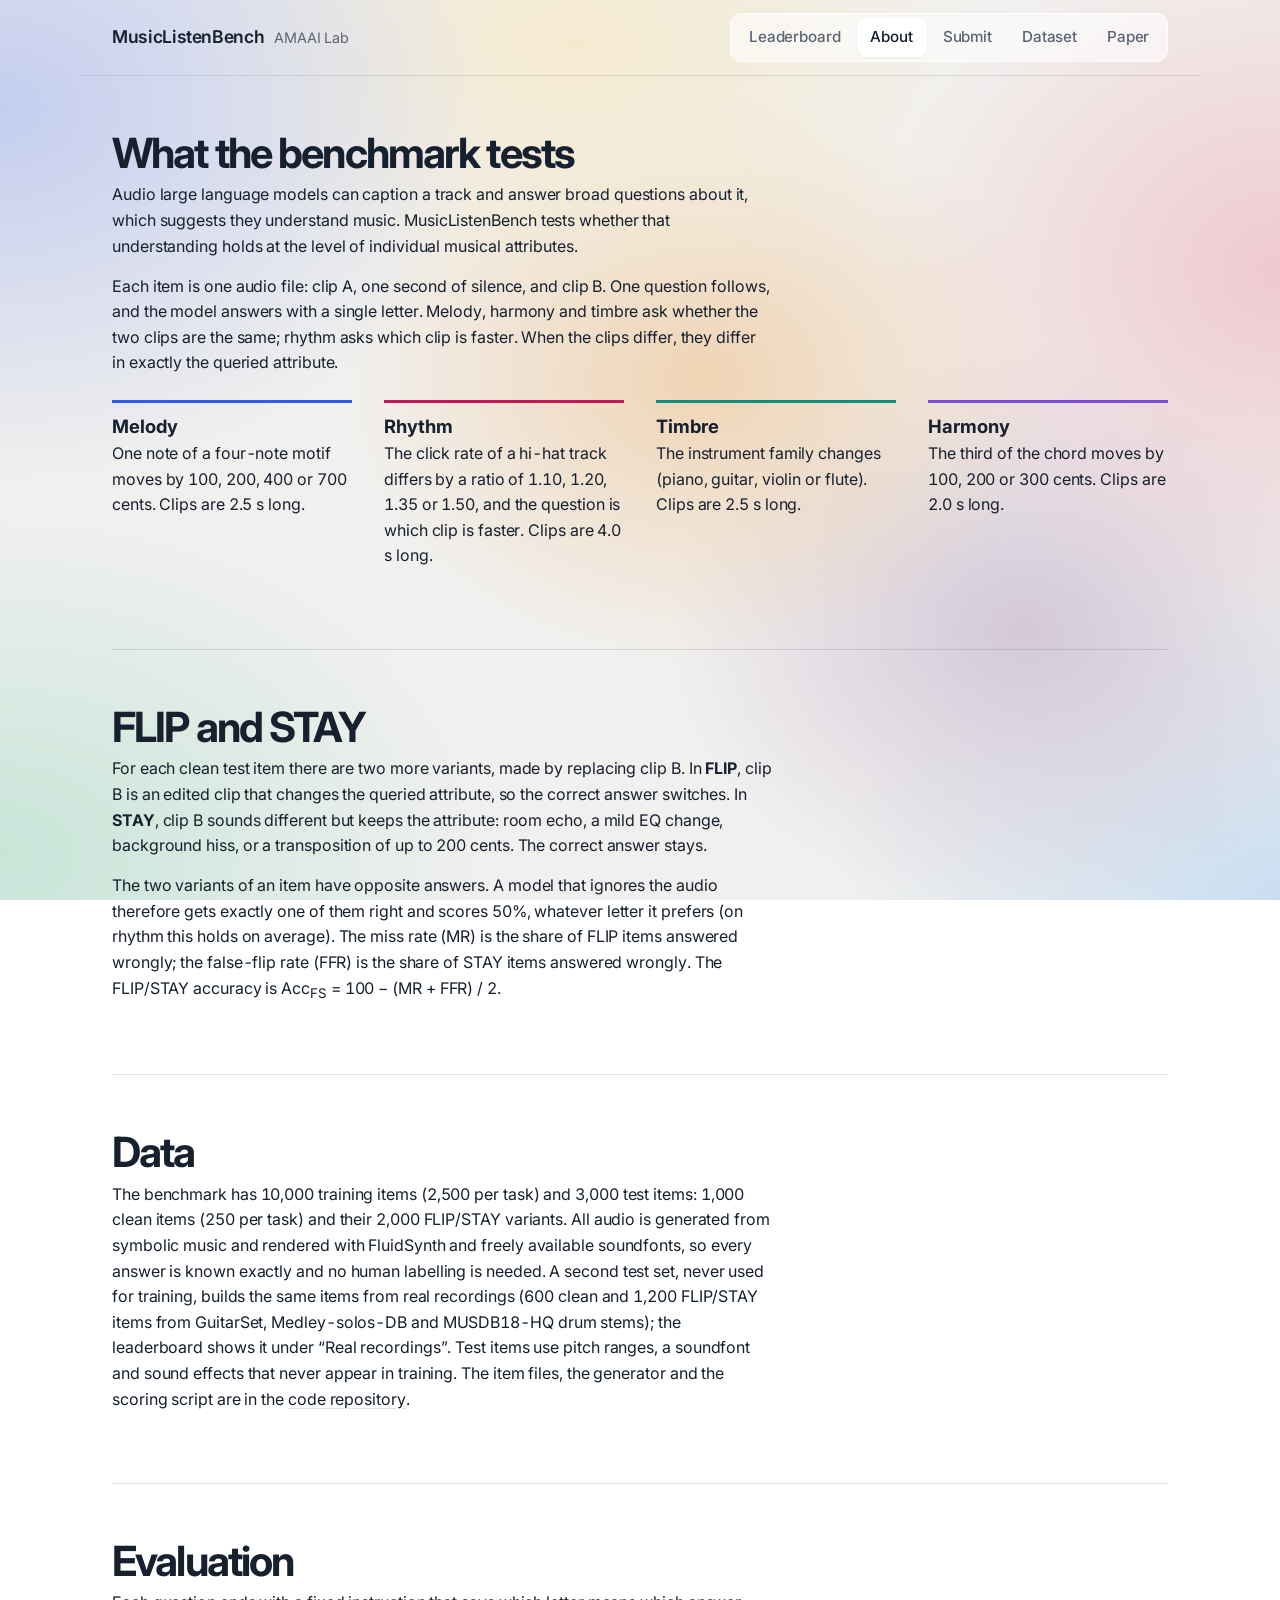
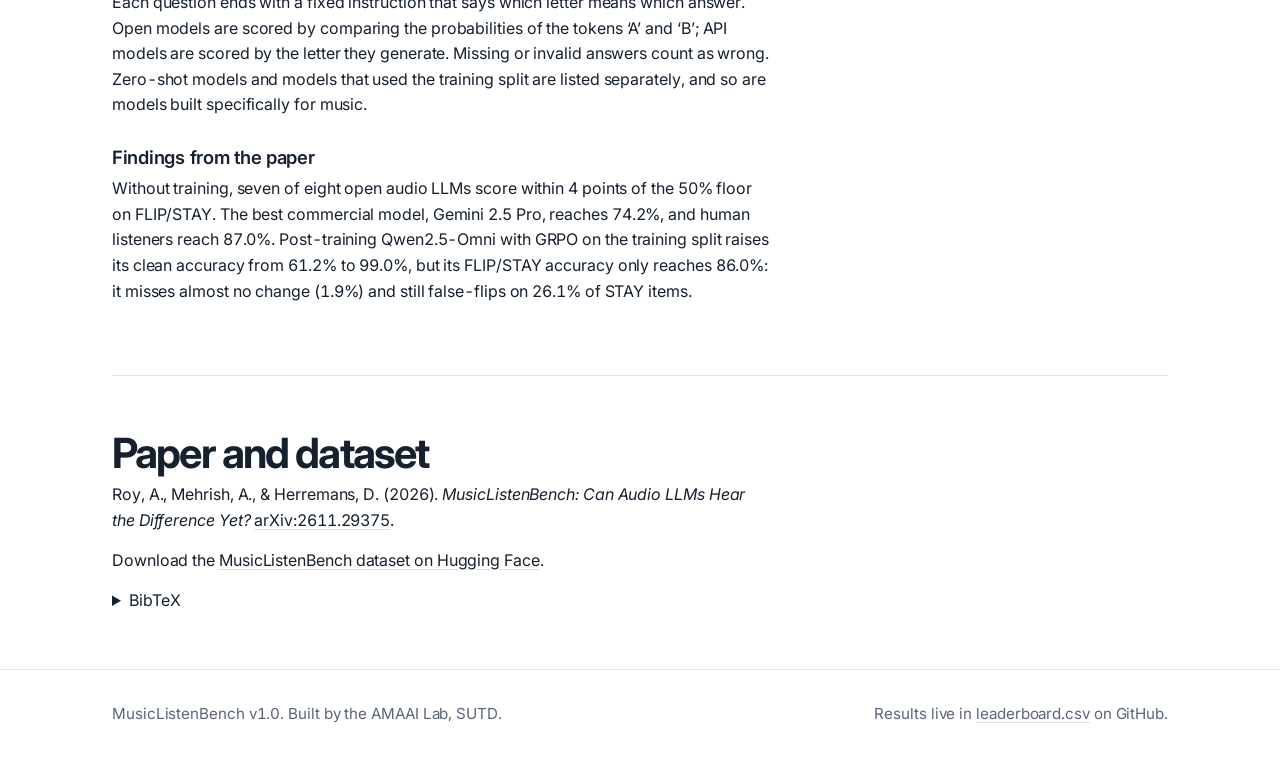
<file: site/about.html>
<!doctype html>
<html lang="en">
<head>
<title>About MusicListenBench</title>
<meta name="description" content="How MusicListenBench tests whether audio LLMs hear individual musical attributes.">
<meta charset="utf-8">
<meta name="viewport" content="width=device-width, initial-scale=1">
<link rel="preconnect" href="https://fonts.googleapis.com">
<link rel="preconnect" href="https://fonts.gstatic.com" crossorigin>
<link href="https://fonts.googleapis.com/css2?family=Inter:opsz,wght@14..32,400;14..32,500;14..32,600;14..32,700&family=JetBrains+Mono:wght@400;500&display=swap" rel="stylesheet">
<link rel="stylesheet" href="assets/style.css">
<link rel="icon" href="data:image/svg+xml,<svg xmlns=%22http://www.w3.org/2000/svg%22 viewBox=%220 0 100 100%22><text y=%22.9em%22 font-size=%2290%22>🎧</text></svg>">
</head>
<body>
<a class="skip" href="#main">Skip to content</a>
<header class="site-head"><div class="wrap">
  <a class="brand" href="index.html"><b>MusicListenBench</b><span>AMAAI Lab</span></a>
  <nav class="nav" aria-label="Main">
    <a href="index.html" >Leaderboard</a>
    <a href="about.html" aria-current="page">About</a>
    <a href="submit.html" >Submit</a>
    <a data-link="datasetUrl" href="#">Dataset</a>
    <a data-link="paperUrl" href="#">Paper</a>
  </nav>
</div></header>
<main id="main" class="wrap">
  <section class="block" style="border-top:0">
    <h2>What the benchmark tests</h2>
    <div class="prose">
      <p>Audio large language models can caption a track and answer broad questions about it, which suggests they understand music. MusicListenBench tests whether that understanding holds at the level of individual musical attributes.</p>
      <p>Each item is one audio file: clip A, one second of silence, and clip B. One question follows, and the model answers with a single letter. Melody, harmony and timbre ask whether the two clips are the same; rhythm asks which clip is faster. When the clips differ, they differ in exactly the queried attribute.</p>
    </div>
    <ul class="aspect-list">
      <li style="--c:var(--melody)"><b>Melody</b><span>One note of a four-note motif moves by 100, 200, 400 or 700 cents. Clips are 2.5 s long.</span></li>
      <li style="--c:var(--rhythm)"><b>Rhythm</b><span>The click rate of a hi-hat track differs by a ratio of 1.10, 1.20, 1.35 or 1.50, and the question is which clip is faster. Clips are 4.0 s long.</span></li>
      <li style="--c:var(--timbre)"><b>Timbre</b><span>The instrument family changes (piano, guitar, violin or flute). Clips are 2.5 s long.</span></li>
      <li style="--c:var(--harmony)"><b>Harmony</b><span>The third of the chord moves by 100, 200 or 300 cents. Clips are 2.0 s long.</span></li>
    </ul>
  </section>

  <section class="block">
    <h2>FLIP and STAY</h2>
    <div class="prose">
      <p>For each clean test item there are two more variants, made by replacing clip B. In <b>FLIP</b>, clip B is an edited clip that changes the queried attribute, so the correct answer switches. In <b>STAY</b>, clip B sounds different but keeps the attribute: room echo, a mild EQ change, background hiss, or a transposition of up to 200 cents. The correct answer stays.</p>
      <p>The two variants of an item have opposite answers. A model that ignores the audio therefore gets exactly one of them right and scores 50%, whatever letter it prefers (on rhythm this holds on average). The miss rate (MR) is the share of FLIP items answered wrongly; the false-flip rate (FFR) is the share of STAY items answered wrongly. The FLIP/STAY accuracy is Acc<sub>FS</sub> = 100 − (MR + FFR) / 2.</p>
    </div>
  </section>

  <section class="block">
    <h2>Data</h2>
    <div class="prose">
      <p>The benchmark has 10,000 training items (2,500 per task) and 3,000 test items: 1,000 clean items (250 per task) and their 2,000 FLIP/STAY variants. All audio is generated from symbolic music and rendered with FluidSynth and freely available soundfonts, so every answer is known exactly and no human labelling is needed. A second test set, never used for training, builds the same items from real recordings (600 clean and 1,200 FLIP/STAY items from GuitarSet, Medley-solos-DB and MUSDB18-HQ drum stems); the leaderboard shows it under “Real recordings”. Test items use pitch ranges, a soundfont and sound effects that never appear in training. The item files, the generator and the scoring script are in the <a data-link="githubRepo" href="#">code repository</a>.</p>
    </div>
  </section>

  <section class="block">
    <h2>Evaluation</h2>
    <div class="prose">
      <p>Each question ends with a fixed instruction that says which letter means which answer. Open models are scored by comparing the probabilities of the tokens ‘A’ and ‘B’; API models are scored by the letter they generate. Missing or invalid answers count as wrong. Zero-shot models and models that used the training split are listed separately, and so are models built specifically for music.</p>
      <h3>Findings from the paper</h3>
      <p>Without training, seven of eight open audio LLMs score within 4 points of the 50% floor on FLIP/STAY. The best commercial model, Gemini 2.5 Pro, reaches 74.2%, and human listeners reach 87.0%. Post-training Qwen2.5-Omni with GRPO on the training split raises its clean accuracy from 61.2% to 99.0%, but its FLIP/STAY accuracy only reaches 86.0%: it misses almost no change (1.9%) and still false-flips on 26.1% of STAY items.</p>
    </div>
  </section>

  <section class="block" id="cite">
    <h2>Paper and dataset</h2>
    <div class="prose">
      <p>Roy, A., Mehrish, A., &amp; Herremans, D. (2026). <cite>MusicListenBench: Can Audio LLMs Hear the Difference Yet?</cite> <a data-link="paperUrl" href="#">arXiv:2611.29375</a>.</p>
      <p>Download the <a data-link="datasetUrl" href="#">MusicListenBench dataset on Hugging Face</a>.</p>
      <details>
        <summary>BibTeX</summary>
        <pre><code>@misc{roy2026musiclistenbench,
  title = {{MusicListenBench}: Can Audio {LLM}s Hear the Difference Yet?},
  author = {Roy, Abhinaba and Mehrish, Ambuj and Herremans, Dorien},
  year = {2026},
  eprint = {2611.29375},
  archivePrefix = {arXiv},
  primaryClass = {cs.SD},
  url = {https://arxiv.org/abs/2611.29375}
}</code></pre>
      </details>
    </div>
  </section>
</main>
<footer class="site-foot"><div class="wrap" id="foot"></div></footer>
<script src="assets/config.js"></script>
<script src="assets/app.js"></script>
</body>
</html>
</file>
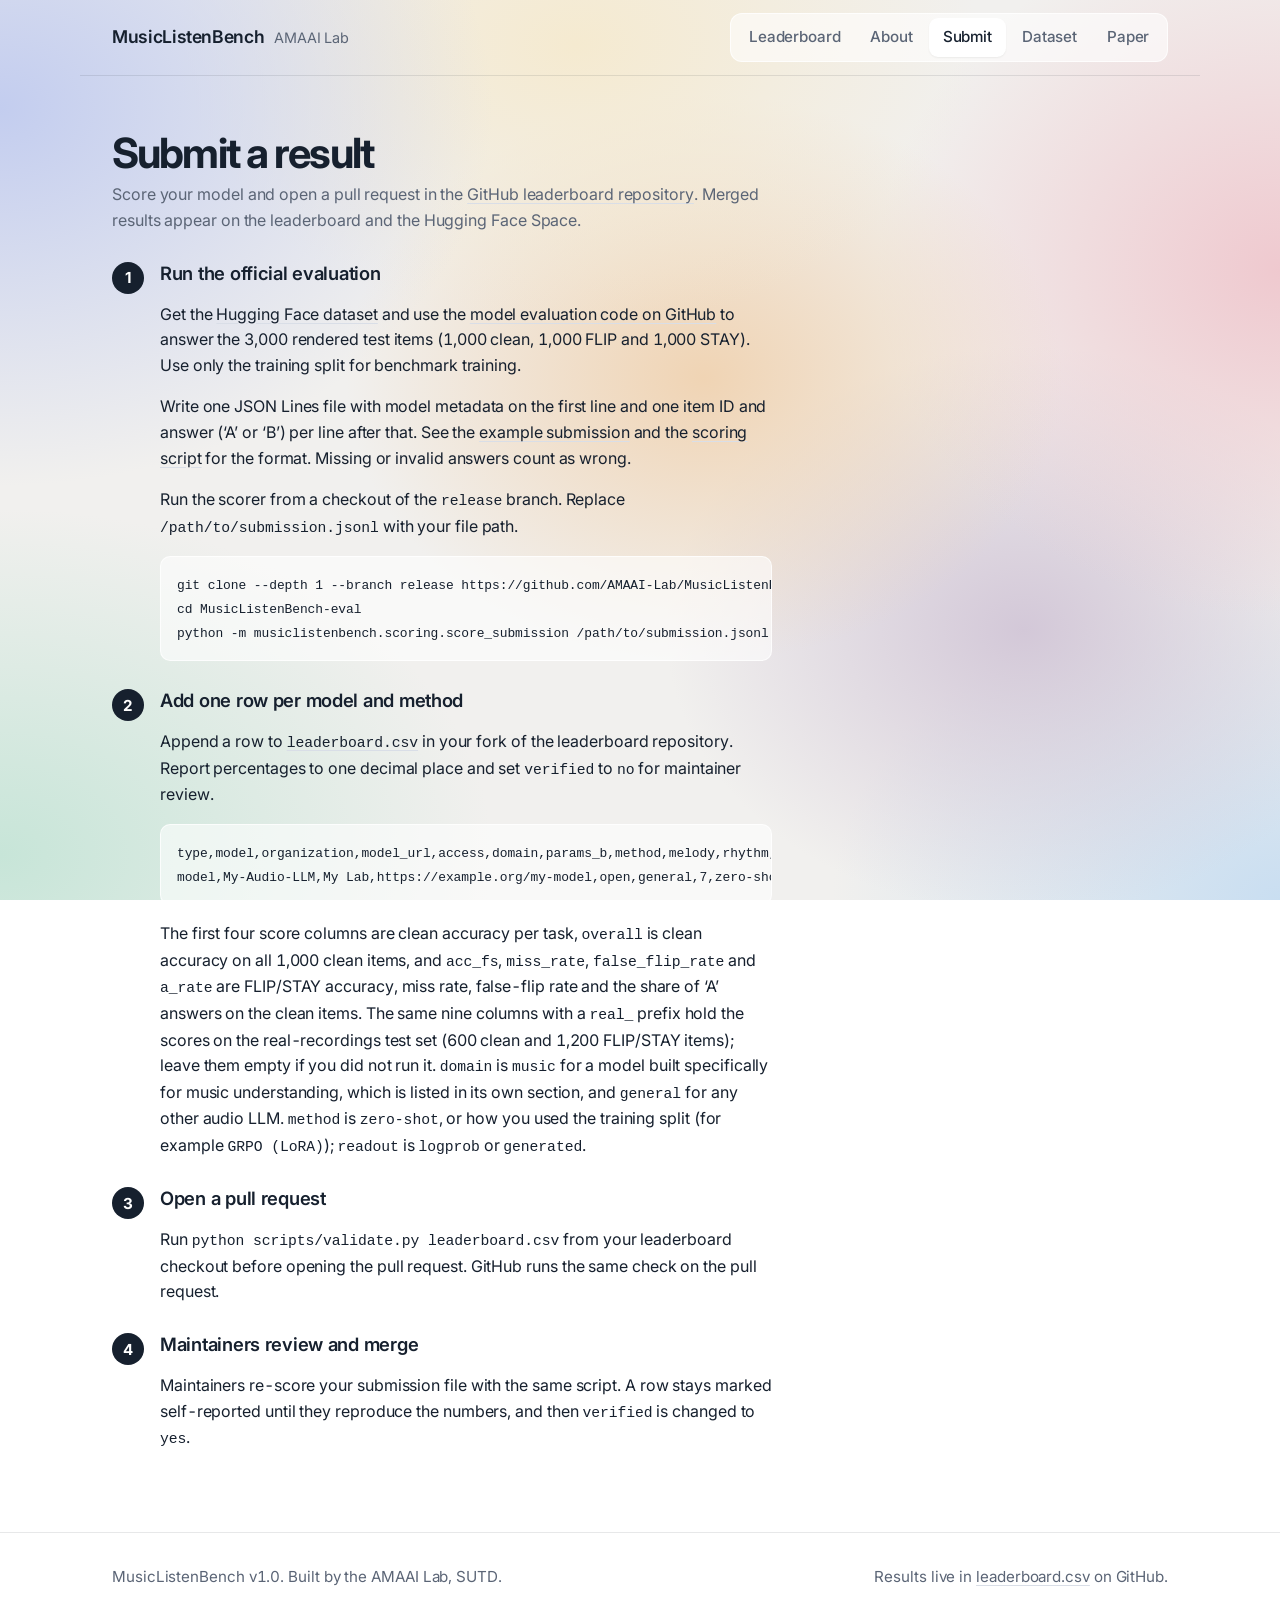
<file: site/submit.html>
<!doctype html>
<html lang="en">
<head>
<title>Submit a result to MusicListenBench</title>
<meta name="description" content="How to add your model's results to the MusicListenBench leaderboard.">
<meta charset="utf-8">
<meta name="viewport" content="width=device-width, initial-scale=1">
<link rel="preconnect" href="https://fonts.googleapis.com">
<link rel="preconnect" href="https://fonts.gstatic.com" crossorigin>
<link href="https://fonts.googleapis.com/css2?family=Inter:opsz,wght@14..32,400;14..32,500;14..32,600;14..32,700&family=JetBrains+Mono:wght@400;500&display=swap" rel="stylesheet">
<link rel="stylesheet" href="assets/style.css">
<link rel="icon" href="data:image/svg+xml,<svg xmlns=%22http://www.w3.org/2000/svg%22 viewBox=%220 0 100 100%22><text y=%22.9em%22 font-size=%2290%22>🎧</text></svg>">
</head>
<body>
<a class="skip" href="#main">Skip to content</a>
<header class="site-head"><div class="wrap">
  <a class="brand" href="index.html"><b>MusicListenBench</b><span>AMAAI Lab</span></a>
  <nav class="nav" aria-label="Main">
    <a href="index.html" >Leaderboard</a>
    <a href="about.html" >About</a>
    <a href="submit.html" aria-current="page">Submit</a>
    <a data-link="datasetUrl" href="#">Dataset</a>
    <a data-link="paperUrl" href="#">Paper</a>
  </nav>
</div></header>
<main id="main" class="wrap">
  <section class="block" style="border-top:0">
    <h2>Submit a result</h2>
    <p class="sub">Score your model and open a pull request in the <a href="https://github.com/AMAAI-Lab/MusicListenBench">GitHub leaderboard repository</a>. Merged results appear on the leaderboard and the Hugging Face Space.</p>
    <ol class="steps">
      <li><h3>Run the official evaluation</h3>
        <p>Get the <a data-link="datasetUrl" href="#">Hugging Face dataset</a> and use the <a href="https://github.com/AMAAI-Lab/MusicListenBench/tree/release/musiclistenbench/eval">model evaluation code on GitHub</a> to answer the 3,000 rendered test items (1,000 clean, 1,000 FLIP and 1,000 STAY). Use only the training split for benchmark training.</p>
        <p>Write one JSON Lines file with model metadata on the first line and one item ID and answer (‘A’ or ‘B’) per line after that. See the <a href="https://github.com/AMAAI-Lab/MusicListenBench/blob/release/data/example_submission.jsonl">example submission</a> and the <a href="https://github.com/AMAAI-Lab/MusicListenBench/blob/release/musiclistenbench/scoring/score_submission.py">scoring script</a> for the format. Missing or invalid answers count as wrong.</p>
        <p>Run the scorer from a checkout of the <code>release</code> branch. Replace <code>/path/to/submission.jsonl</code> with your file path.</p>
        <pre><code>git clone --depth 1 --branch release https://github.com/AMAAI-Lab/MusicListenBench.git MusicListenBench-eval
cd MusicListenBench-eval
python -m musiclistenbench.scoring.score_submission /path/to/submission.jsonl</code></pre></li>
      <li><h3>Add one row per model and method</h3>
        <p>Append a row to <a href="https://github.com/AMAAI-Lab/MusicListenBench/blob/main/leaderboard.csv"><code>leaderboard.csv</code></a> in your fork of the leaderboard repository. Report percentages to one decimal place and set <code>verified</code> to <code>no</code> for maintainer review.</p>
        <pre><code>type,model,organization,model_url,access,domain,params_b,method,melody,rhythm,timbre,harmony,overall,acc_fs,miss_rate,false_flip_rate,a_rate,real_melody,real_rhythm,real_timbre,real_harmony,real_overall,real_acc_fs,real_miss_rate,real_false_flip_rate,real_a_rate,readout,verified,submitted_by,date,source_url,benchmark_version,notes
model,My-Audio-LLM,My Lab,https://example.org/my-model,open,general,7,zero-shot,60.0,55.2,66.8,52.0,58.5,57.6,40.1,44.7,52.0,,,,,,,,,,logprob,no,@your-github,2026-10-01,https://example.org/my-model/evaluation,1.0,</code></pre>
        <p>The first four score columns are clean accuracy per task, <code>overall</code> is clean accuracy on all 1,000 clean items, and <code>acc_fs</code>, <code>miss_rate</code>, <code>false_flip_rate</code> and <code>a_rate</code> are FLIP/STAY accuracy, miss rate, false-flip rate and the share of ‘A’ answers on the clean items. The same nine columns with a <code>real_</code> prefix hold the scores on the real-recordings test set (600 clean and 1,200 FLIP/STAY items); leave them empty if you did not run it. <code>domain</code> is <code>music</code> for a model built specifically for music understanding, which is listed in its own section, and <code>general</code> for any other audio LLM. <code>method</code> is <code>zero-shot</code>, or how you used the training split (for example <code>GRPO (LoRA)</code>); <code>readout</code> is <code>logprob</code> or <code>generated</code>.</p></li>
      <li><h3>Open a pull request</h3>
        <p>Run <code>python scripts/validate.py leaderboard.csv</code> from your leaderboard checkout before opening the pull request. GitHub runs the same check on the pull request.</p></li>
      <li><h3>Maintainers review and merge</h3>
        <p>Maintainers re-score your submission file with the same script. A row stays marked self-reported until they reproduce the numbers, and then <code>verified</code> is changed to <code>yes</code>.</p></li>
    </ol>
  </section>
</main>
<footer class="site-foot"><div class="wrap" id="foot"></div></footer>
<script src="assets/config.js"></script>
<script src="assets/app.js"></script>
</body>
</html>
</file>
<file: site/assets/style.css>
/* MusicListenBench — shared styles for GitHub Pages and the HF Space */
:root {
  --paper: #ffffff;
  --panel: #f1f3f7;
  --ink: #16202e;
  --muted: #5b6576;
  --rule: #d9dee7;
  --melody: #2f5bea;
  --rhythm: #c2185b;
  --timbre: #0e8f7e;
  --harmony: #7a4cd9;
  --focus: #2f5bea;
  --display: "Inter", "Inter Variable", -apple-system, "Segoe UI", system-ui, sans-serif;
  --body: "Inter", "Inter Variable", -apple-system, "Segoe UI", system-ui, sans-serif;
  --mono: "JetBrains Mono", ui-monospace, "SF Mono", Menlo, monospace;
  --measure: 66ch;
}
@media (prefers-color-scheme: dark) {
  :root {
    --paper: #121823; --panel: #1b2331; --ink: #e8ecf3; --muted: #9aa5b8; --rule: #2c3647;
    --melody: #7b9bff; --rhythm: #f06292; --timbre: #3cc7b2; --harmony: #b08cff; --focus: #7b9bff;
  }
}
*, *::before, *::after { box-sizing: border-box; }
html { -webkit-text-size-adjust: 100%; }

/* Soft pastel wash across the whole page, fixed while scrolling */
:root { --glass: rgba(255,255,255,.58); --glass-line: rgba(255,255,255,.75); }
@media (prefers-color-scheme: dark) { :root { --glass: rgba(20,24,33,.62); --glass-line: rgba(255,255,255,.08); } }
body { position: relative; isolation: isolate; background: transparent; }
body::before {
  content: ""; position: fixed; inset: 0; z-index: -1; pointer-events: none;
  background:
    radial-gradient(55% 60% at 0% 12%,   #c3cdef 0%, transparent 70%),
    radial-gradient(45% 45% at 45% 5%,   #f5ead0 0%, transparent 70%),
    radial-gradient(40% 45% at 55% 42%,  #f0d4b4 0%, transparent 70%),
    radial-gradient(45% 55% at 100% 30%, #efc9cf 0%, transparent 70%),
    radial-gradient(40% 45% at 80% 70%,  #d3c8d8 0%, transparent 70%),
    radial-gradient(55% 55% at 0% 95%,   #c7e5d8 0%, transparent 70%),
    radial-gradient(50% 50% at 100% 100%,#c9def1 0%, transparent 70%),
    #f1f0ee;
}
@media (prefers-color-scheme: dark) {
  body::before {
    background:
      radial-gradient(55% 60% at 0% 12%,   #26304f 0%, transparent 70%),
      radial-gradient(45% 45% at 50% 20%,  #3a3326 0%, transparent 70%),
      radial-gradient(45% 55% at 100% 30%, #402a33 0%, transparent 70%),
      radial-gradient(55% 55% at 0% 95%,   #1e3a31 0%, transparent 70%),
      radial-gradient(50% 50% at 100% 100%,#1f3244 0%, transparent 70%),
      #14171e;
  }
  .pair { border-color: var(--glass-line) !important; }
}
body {
  margin: 0; color: var(--ink);
  font: 400 1rem/1.6 var(--body); letter-spacing: -.005em; -webkit-font-smoothing: antialiased;
  font-feature-settings: "tnum" 1;
}
a { color: inherit; text-decoration-color: var(--rule); text-underline-offset: 3px; }
a:hover { text-decoration-color: currentColor; }
:focus-visible { outline: 2px solid var(--focus); outline-offset: 3px; border-radius: 4px; }
.wrap { max-width: 1120px; margin: 0 auto; padding: 0 clamp(1rem, 4vw, 2rem); }
.skip { position: absolute; left: -999px; }
.skip:focus { left: 1rem; top: 1rem; background: var(--paper); padding: .5rem 1rem; z-index: 10; }

/* Header */
.site-head { position: relative; }
.site-head .wrap { border-bottom: 1px solid color-mix(in srgb, var(--ink) 10%, transparent); display: flex; align-items: center; justify-content: space-between; gap: 1rem; min-height: 76px; flex-wrap: wrap; }
.brand { display: flex; align-items: baseline; gap: .6rem; text-decoration: none; }
.brand b { font: 600 1.1rem/1 var(--display); letter-spacing: -.02em; }
.brand span { color: var(--muted); font-size: .9rem; }
.nav { display: flex; gap: .15rem; flex-wrap: wrap; padding: .25rem; border-radius: 12px; background: var(--glass); border: 1px solid var(--glass-line); }
.nav a { text-decoration: none; padding: .45rem .85rem; border-radius: 9px; color: var(--muted); font-weight: 500; font-size: .95rem; }
.nav a:hover { color: var(--ink); background: var(--glass); }
.nav a[aria-current="page"] { color: var(--ink); background: var(--paper); box-shadow: 0 1px 2px rgba(0,0,0,.06); }

/* Hero */
.hero { display: grid; grid-template-columns: minmax(0, 1.15fr) minmax(0, 1fr); gap: clamp(2rem, 5vw, 4rem); align-items: center; padding: clamp(2.5rem, 7vw, 5rem) 0 clamp(2rem, 5vw, 3.5rem); }
.hero h1 { font: 700 clamp(2.6rem, 6vw, 4.6rem)/.98 var(--display); letter-spacing: -.055em; margin: 0 0 1.25rem; max-width: 12ch; font-feature-settings: "ss01", "cv11"; }
.lede { font-size: 1.15rem; letter-spacing: -.01em; color: var(--muted); max-width: 42ch; margin: 0 0 1.75rem; }
.actions { display: flex; gap: .75rem; flex-wrap: wrap; }
.btn { display: inline-flex; align-items: center; padding: .7rem 1.15rem; border-radius: 10px; font-weight: 600; letter-spacing: -.01em; text-decoration: none; border: 1.5px solid var(--ink); }
.btn.primary { background: var(--ink); color: var(--paper); }
.btn:hover { transform: translateY(-1px); }

/* Pair widget: the one bold element */
.pair { margin: 0; background: var(--glass); -webkit-backdrop-filter: blur(12px); backdrop-filter: blur(12px); border: 1px solid color-mix(in srgb, #fff 60%, transparent); box-shadow: 0 24px 60px -40px rgba(60,40,80,.35); border-color: var(--glass-line); border-radius: 18px; padding: 1.25rem 1.25rem 1rem; }
.pair-q { font: 600 1.05rem/1.3 var(--display); letter-spacing: -.015em; margin: 0 0 .9rem; }
.aspects { display: flex; gap: .4rem; flex-wrap: wrap; margin-bottom: 1rem; }
.aspects button {
  font: 500 .9rem var(--body); cursor: pointer; padding: .4rem .8rem; border-radius: 999px;
  border: 1.5px solid var(--rule); background: var(--paper); color: var(--ink);
}
.aspects button[aria-pressed="true"] { border-color: var(--c); background: var(--c); color: #fff; }
.pair svg { width: 100%; height: auto; display: block; }
.pair-caption { margin: .75rem 0 0; color: var(--muted); font-size: .95rem; min-height: 3em; }
.lane-label { font: 600 12px var(--body); fill: var(--muted); }
.note { transition: y .35s ease, x .35s ease, width .35s ease, fill .35s ease; }
@media (prefers-reduced-motion: reduce) { .note, .btn { transition: none; } .btn:hover { transform: none; } }

/* Sections */
section.block { padding: clamp(2rem, 5vw, 3.5rem) 0; border-top: 1px solid color-mix(in srgb, var(--ink) 12%, transparent); }
h2 { font: 700 clamp(1.8rem, 3.4vw, 2.6rem)/1.02 var(--display); letter-spacing: -.045em; margin: 0 0 .5rem; }
h3 { font: 600 1.15rem/1.3 var(--display); letter-spacing: -.015em; margin: 1.75rem 0 .4rem; }
.sub { color: var(--muted); margin: 0 0 1.5rem; max-width: var(--measure); }
.prose { max-width: var(--measure); }
.prose p, .prose li { margin: 0 0 .9rem; }
.todo { background: color-mix(in srgb, #f5c542 35%, transparent); padding: 0 .25em; border-radius: 3px; }

/* Leaderboard controls */
.controls { display: flex; gap: .75rem; flex-wrap: wrap; align-items: center; margin-bottom: 1rem; }
.controls input[type="search"] {
  flex: 1 1 240px; font: inherit; padding: .6rem .9rem; border-radius: 10px;
  border: 1px solid var(--glass-line); background: var(--glass); color: var(--ink);
}
.seg { display: inline-flex; background: var(--glass); border: 1px solid var(--glass-line); border-radius: 10px; overflow: hidden; }
.seg button { font: 600 .9rem var(--body); padding: .55rem .85rem; border: 0; background: transparent; color: var(--muted); cursor: pointer; }
.seg button[aria-pressed="true"] { background: var(--ink); color: var(--paper); }
.check { display: inline-flex; gap: .45rem; align-items: center; color: var(--muted); font-weight: 600; font-size: .95rem; }

/* Table */
.table-scroll { overflow-x: auto; border: 1px solid var(--glass-line); border-radius: 16px; background: var(--glass); -webkit-backdrop-filter: blur(16px); backdrop-filter: blur(16px); box-shadow: 0 24px 60px -40px rgba(60,40,80,.35); }
table { border-collapse: collapse; width: 100%; min-width: 860px; }
th, td { padding: .8rem .95rem; text-align: left; border-bottom: 1px solid color-mix(in srgb, var(--ink) 8%, transparent); vertical-align: middle; }
tbody tr:last-child td { border-bottom: 0; }
th { font-size: .82rem; color: var(--muted); font-weight: 600; background: transparent; white-space: nowrap; }
th button { all: unset; cursor: pointer; display: inline-flex; gap: .3rem; align-items: center; }
th button:focus-visible { outline: 2px solid var(--focus); outline-offset: 2px; }
th[aria-sort="descending"] button::after { content: "↓"; }
th[aria-sort="ascending"] button::after { content: "↑"; }
th .dot { width: .6rem; height: .6rem; border-radius: 50%; background: var(--c); display: inline-block; }
td.num { width: 11%; }
.rank { font: 500 .85rem var(--mono); color: var(--muted); width: 3rem; }
.model b { display: block; font-weight: 700; }
.model small { color: var(--muted); }
td.method { white-space: nowrap; }
.tags { margin-top: .3rem; }
.tag { display: inline-block; font-size: .78rem; font-weight: 700; padding: .1rem .5rem; border-radius: 999px; background: var(--panel); color: var(--muted); margin-right: .35rem; }
.tag.self { background: transparent; border: 1px dashed var(--rule); }
.score { display: grid; gap: .3rem; }
.score span { font-weight: 700; }
.bar { height: 5px; border-radius: 3px; background: var(--rule); position: relative; overflow: hidden; }
.bar i { position: absolute; inset: 0 auto 0 0; background: var(--c); border-radius: 3px; }
.bar::after { content: ""; position: absolute; left: var(--chance, 50%); top: -2px; bottom: -2px; width: 1.5px; background: var(--ink); opacity: .45; }
td.overall span { font-size: 1.1rem; }
tr.baseline td { color: var(--muted); font-style: italic; }
tr.baseline .bar i { opacity: .35; }
.empty { padding: 2rem; text-align: center; color: var(--muted); }
.table-note { color: var(--muted); font-size: .9rem; margin-top: .75rem; }

/* Aspect cards on About */
.aspect-list { display: grid; grid-template-columns: repeat(auto-fit, minmax(230px, 1fr)); gap: 1.5rem 2rem; margin: 1.5rem 0; padding: 0; list-style: none; }
.aspect-list li { border-top: 3px solid var(--c); padding-top: .75rem; }
.aspect-list b { font: 700 1.15rem var(--display); display: block; margin-bottom: .25rem; }

/* Steps on Submit (a real sequence) */
ol.steps { counter-reset: s; list-style: none; padding: 0; max-width: var(--measure); }
ol.steps > li { counter-increment: s; position: relative; padding-left: 3rem; margin-bottom: 1.5rem; }
ol.steps > li::before { content: counter(s); position: absolute; left: 0; top: 0; width: 2rem; height: 2rem; border-radius: 50%; background: var(--ink); color: var(--paper); display: grid; place-items: center; font: 700 .95rem var(--display); }
pre { font-family: var(--mono); background: var(--glass); border: 1px solid var(--glass-line); padding: 1rem; border-radius: 10px; overflow-x: auto; font-size: .88rem; }
code { font-size: .92em; }

/* Footer */
.site-foot { border-top: 1px solid color-mix(in srgb, var(--ink) 10%, transparent); padding: 2rem 0 3rem; color: var(--muted); font-size: .95rem; }
.site-foot .wrap { display: flex; justify-content: space-between; gap: 1rem; flex-wrap: wrap; }

@media (max-width: 860px) {
  .hero { grid-template-columns: 1fr; }
}

/* leaderboard with FLIP/STAY columns */
table { min-width: 1080px; }
td.num { width: 7%; }
td.plain span { font-weight: 600; font-variant-numeric: tabular-nums; }
tr.group th { background: color-mix(in srgb, var(--ink) 6%, transparent); color: var(--ink); font-size: .85rem; padding: .55rem .95rem; }
.model small.note { display: block; margin-top: .15rem; }
</file>
